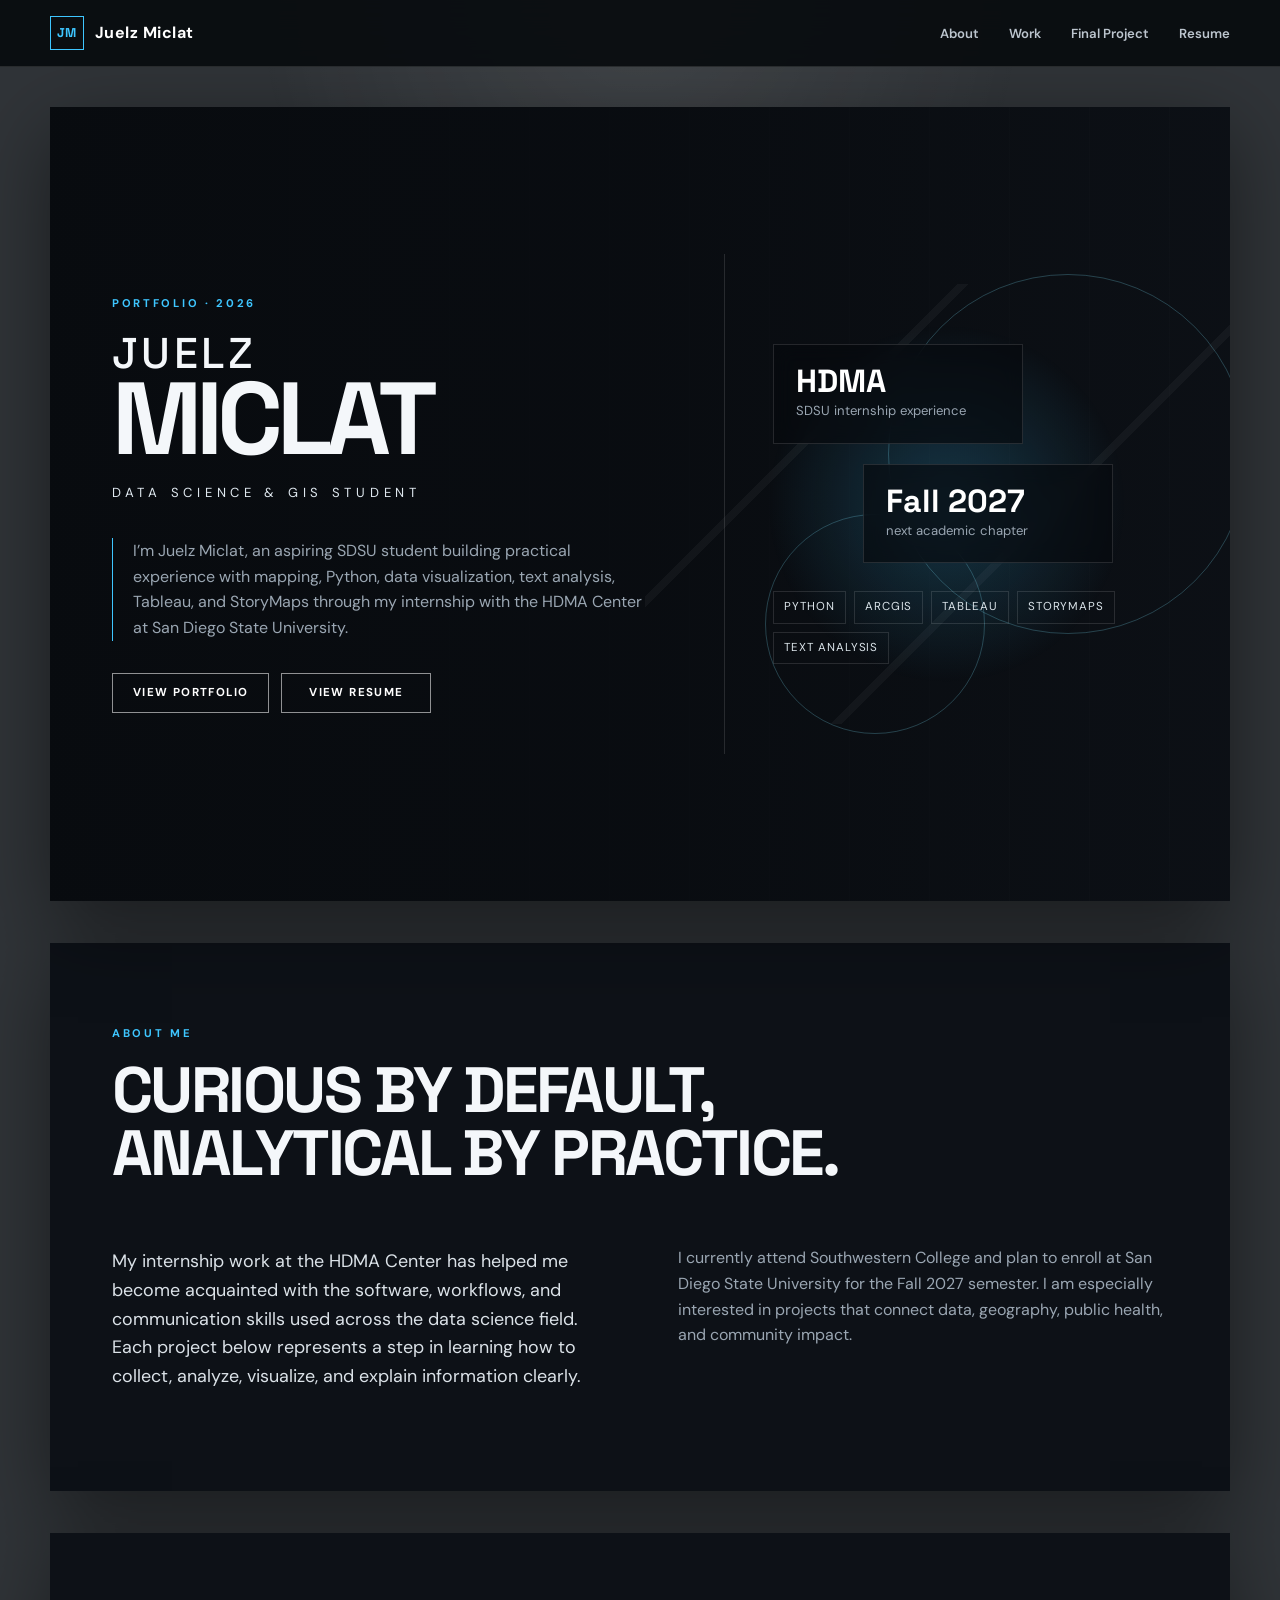
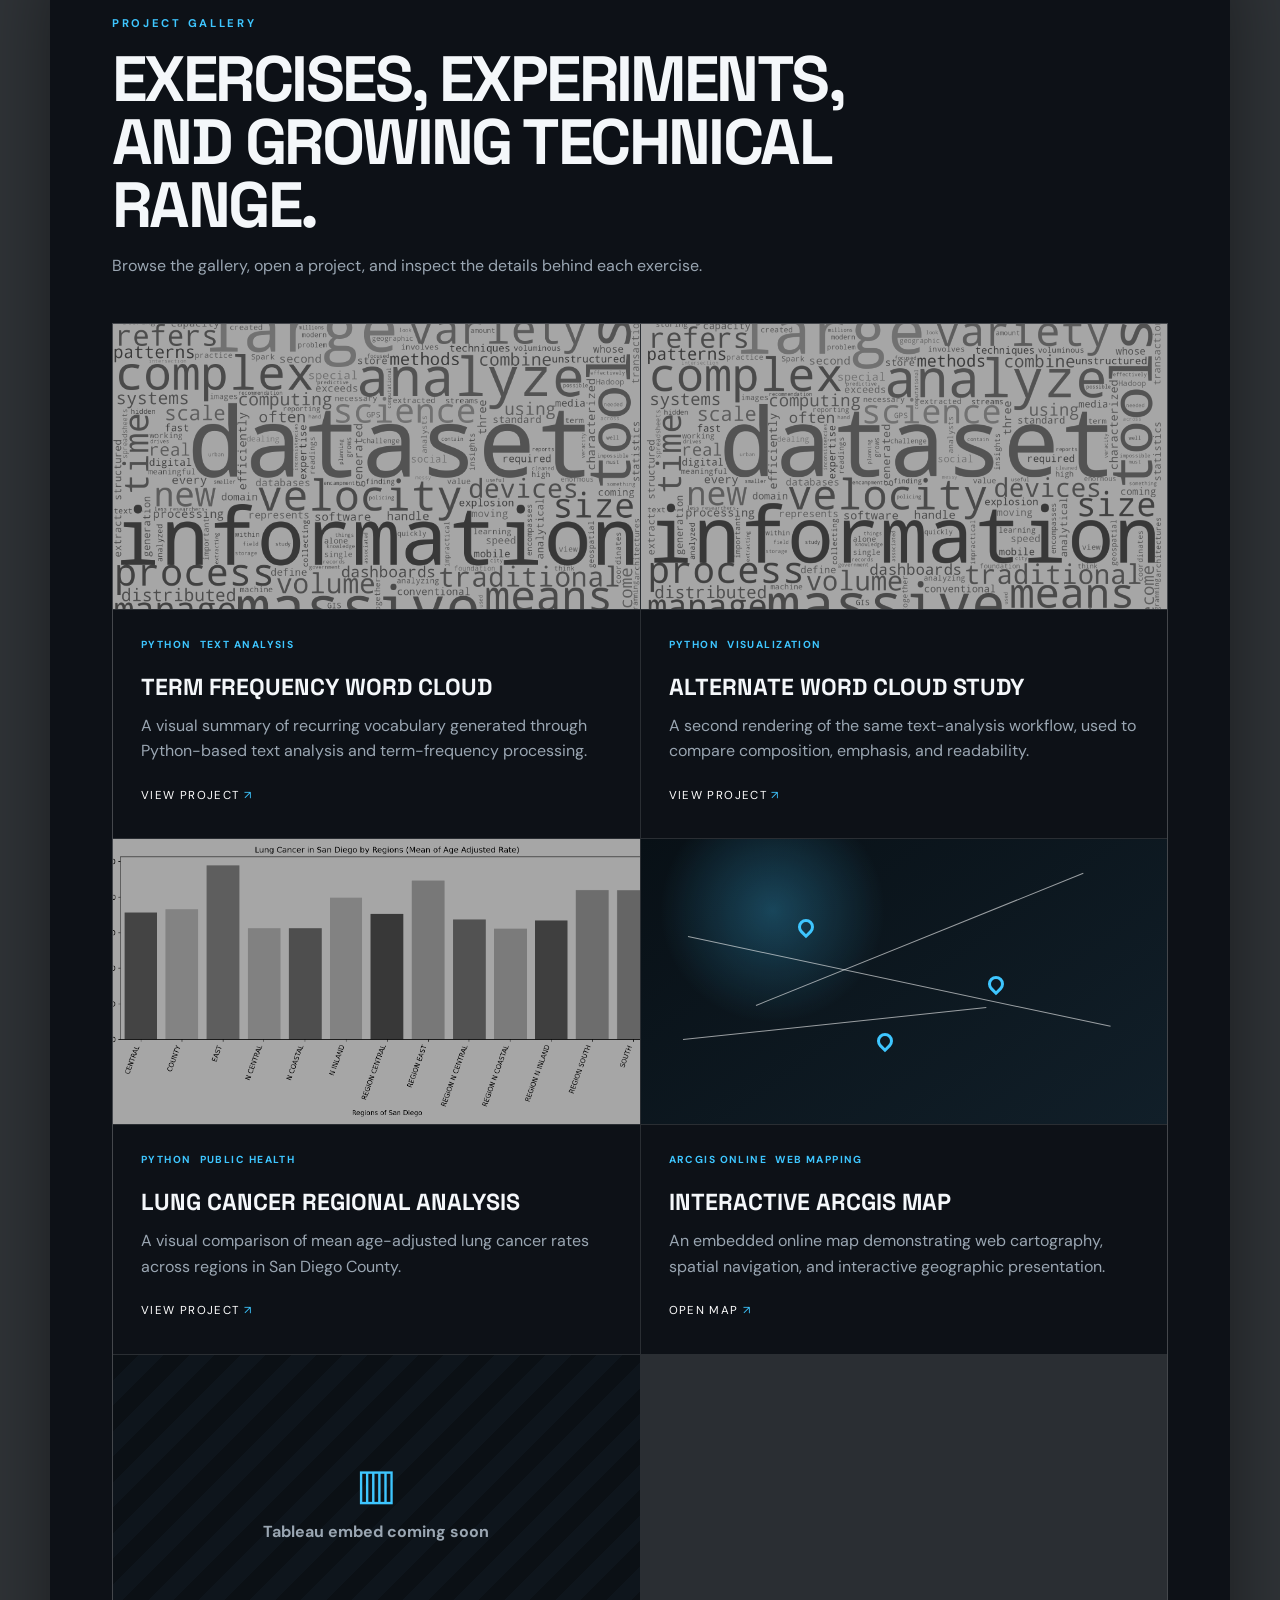
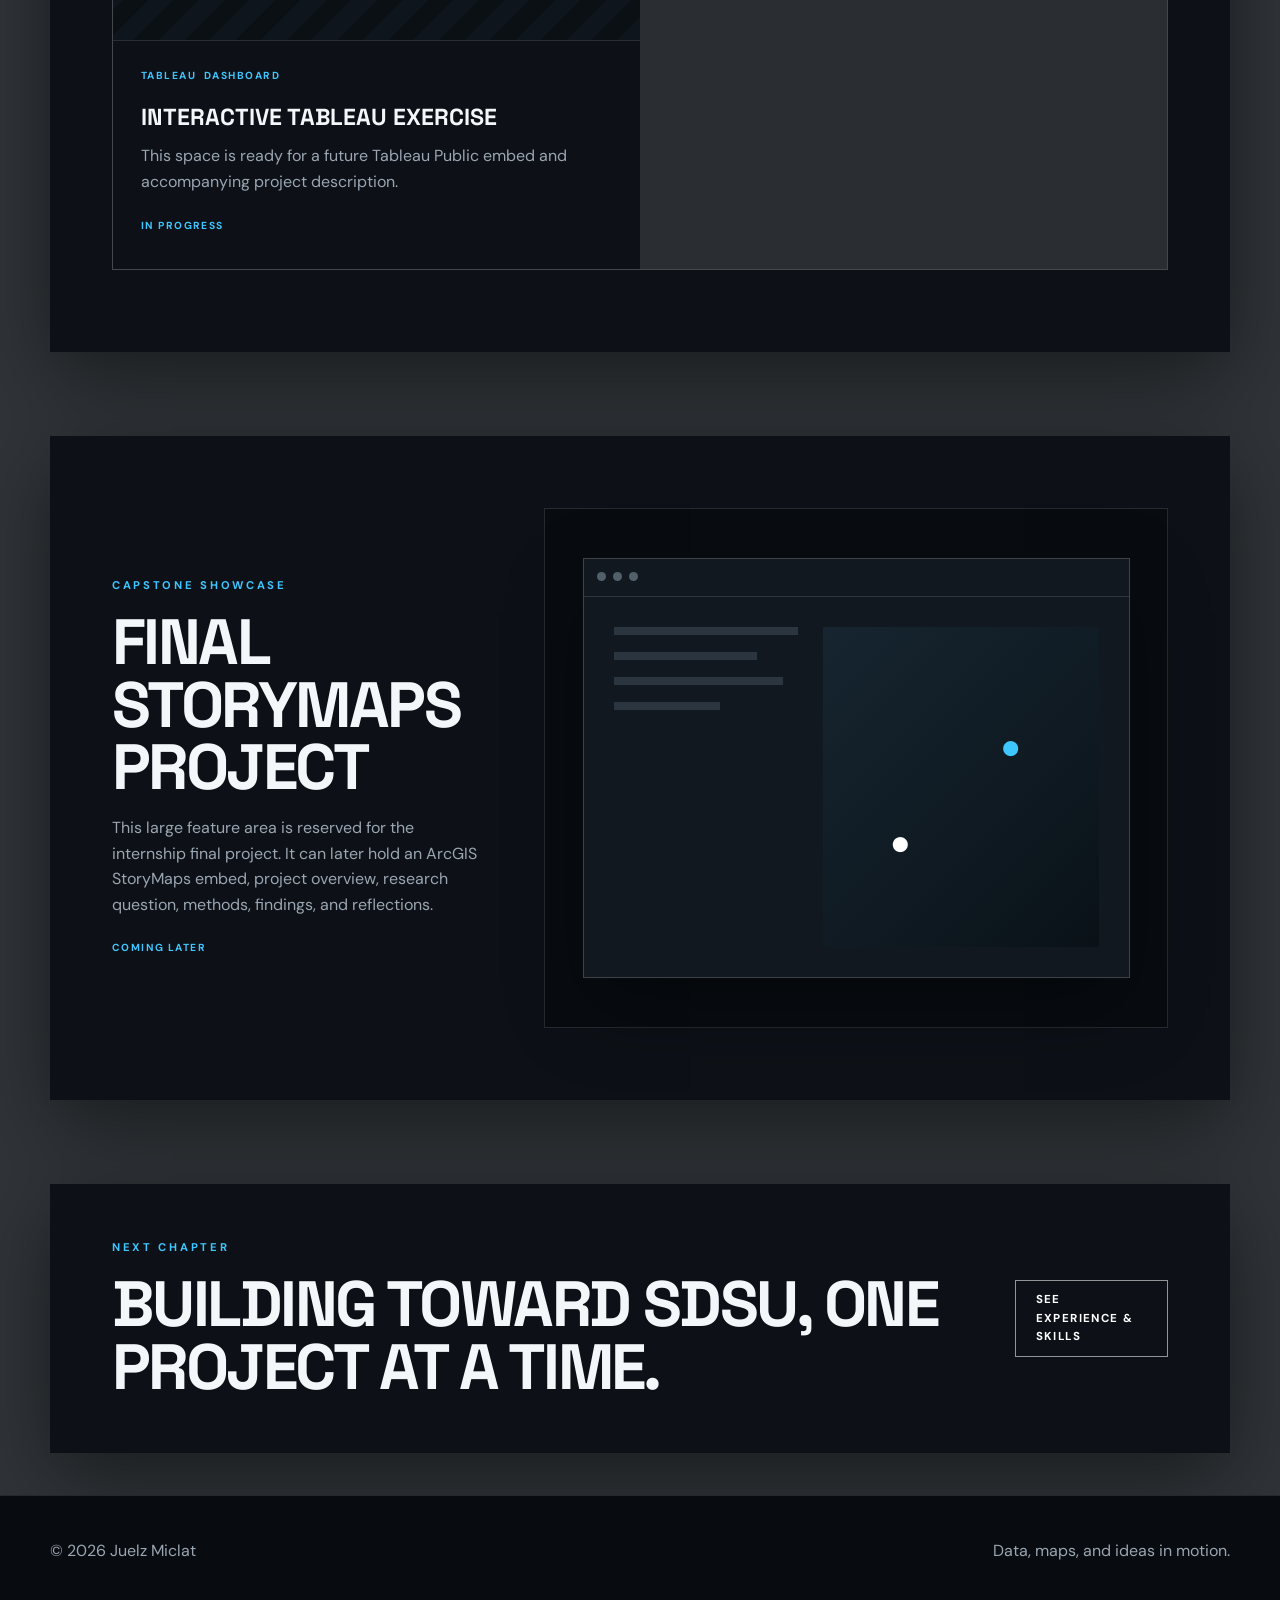
<file: index.html>
<!doctype html>
<html lang="en">
<head>
  <meta charset="utf-8">
  <meta name="viewport" content="width=device-width, initial-scale=1">
  <meta name="description" content="Juelz Miclat's data science and geospatial portfolio, featuring work completed with the HDMA Center at SDSU.">
  <title>Juelz Miclat | Data & Geospatial Portfolio</title>
  <link rel="preconnect" href="https://fonts.googleapis.com">
  <link rel="preconnect" href="https://fonts.gstatic.com" crossorigin>
  <link href="https://fonts.googleapis.com/css2?family=DM+Sans:wght@400;500;600;700&family=Space+Grotesk:wght@500;600;700&display=swap" rel="stylesheet">
  <link rel="stylesheet" href="styles.css">
  <script type="module" src="https://js.arcgis.com/5.1/embeddable-components/"></script>
</head>
<body>
  <a class="skip-link" href="#main">Skip to content</a>
  <header class="site-header">
    <nav class="nav shell" aria-label="Primary navigation">
      <a class="brand" href="index.html" aria-label="Juelz Miclat home">
        <span class="brand-mark">JM</span>
        <span>Juelz Miclat</span>
      </a>
      <button class="menu-toggle" aria-expanded="false" aria-controls="nav-links">Menu</button>
      <div class="nav-links" id="nav-links">
        <a href="#about">About</a>
        <a href="#work">Work</a>
        <a href="#final-project">Final Project</a>
        <a href="resume.html">Resume</a>
      </div>
    </nav>
  </header>

  <main id="main">
    <section class="hero shell">
      <div class="hero-copy reveal">
        <p class="eyebrow">Portfolio · 2026</p>
        <h1><span>Juelz</span> Miclat</h1>
        <p class="hero-role">Data Science &amp; GIS Student</p>
        <p class="hero-text">I’m Juelz Miclat, an aspiring SDSU student building practical experience with mapping, Python, data visualization, text analysis, Tableau, and StoryMaps through my internship with the HDMA Center at San Diego State University.</p>
        <div class="hero-actions">
          <a class="button primary" href="#work">View portfolio</a>
          <a class="button secondary" href="resume.html">View resume</a>
        </div>
      </div>
      <aside class="hero-panel reveal" aria-label="Portfolio highlights">
        <span class="orbit orbit-one"></span>
        <span class="orbit orbit-two"></span>
        <div class="stat-card">
          <strong>HDMA</strong>
          <span>SDSU internship experience</span>
        </div>
        <div class="stat-card offset">
          <strong>Fall 2027</strong>
          <span>next academic chapter</span>
        </div>
        <div class="tool-cloud" aria-label="Tools and topics">
          <span>Python</span><span>ArcGIS</span><span>Tableau</span><span>StoryMaps</span><span>Text Analysis</span>
        </div>
      </aside>
    </section>

    <section class="about section shell" id="about">
      <div class="section-heading reveal">
        <p class="eyebrow">About me</p>
        <h2>Curious by default, analytical by practice.</h2>
      </div>
      <div class="about-grid reveal">
        <p>My internship work at the HDMA Center has helped me become acquainted with the software, workflows, and communication skills used across the data science field. Each project below represents a step in learning how to collect, analyze, visualize, and explain information clearly.</p>
        <p>I currently attend Southwestern College and plan to enroll at San Diego State University for the Fall 2027 semester. I am especially interested in projects that connect data, geography, public health, and community impact.</p>
      </div>
    </section>

    <section class="section work-section" id="work">
      <div class="shell">
        <div class="section-heading reveal">
          <p class="eyebrow">Project gallery</p>
          <h2>Exercises, experiments, and growing technical range.</h2>
          <p>Browse the gallery, open a project, and inspect the details behind each exercise.</p>
        </div>

        <div class="project-grid">
          <article class="project-card reveal">
            <button class="project-preview image-preview" data-modal="wordcloud-one" aria-label="Open Text Analysis Word Cloud project">
              <img src="assets/images/wordcloud.png" alt="Colorful word cloud featuring terms such as dataset, information, analyze, large, and variety">
            </button>
            <div class="project-body">
              <div class="project-meta"><span>Python</span><span>Text analysis</span></div>
              <h3>Term Frequency Word Cloud</h3>
              <p>A visual summary of recurring vocabulary generated through Python-based text analysis and term-frequency processing.</p>
              <button class="text-link" data-modal="wordcloud-one">View project <span>↗</span></button>
            </div>
          </article>

          <article class="project-card reveal">
            <button class="project-preview image-preview" data-modal="wordcloud-two" aria-label="Open Alternate Word Cloud project">
              <img src="assets/images/wordcloud-v2.png" alt="Second colorful word cloud with data science terms arranged at different scales">
            </button>
            <div class="project-body">
              <div class="project-meta"><span>Python</span><span>Visualization</span></div>
              <h3>Alternate Word Cloud Study</h3>
              <p>A second rendering of the same text-analysis workflow, used to compare composition, emphasis, and readability.</p>
              <button class="text-link" data-modal="wordcloud-two">View project <span>↗</span></button>
            </div>
          </article>

          <article class="project-card reveal">
            <button class="project-preview image-preview" data-modal="lung-cancer" aria-label="Open Lung Cancer Analysis project">
              <img src="assets/images/lung-cancer-analysis.png" alt="Bar chart comparing mean age-adjusted lung cancer rates across San Diego regions">
            </button>
            <div class="project-body">
              <div class="project-meta"><span>Python</span><span>Public health</span></div>
              <h3>Lung Cancer Regional Analysis</h3>
              <p>A visual comparison of mean age-adjusted lung cancer rates across regions in San Diego County.</p>
              <button class="text-link" data-modal="lung-cancer">View project <span>↗</span></button>
            </div>
          </article>

          <article class="project-card reveal">
            <button class="project-preview map-preview" data-modal="arcgis-map" aria-label="Open ArcGIS Online Map project">
              <div class="map-art" aria-hidden="true">
                <span class="map-line line-one"></span><span class="map-line line-two"></span><span class="map-line line-three"></span>
                <span class="map-pin pin-one"></span><span class="map-pin pin-two"></span><span class="map-pin pin-three"></span>
              </div>
            </button>
            <div class="project-body">
              <div class="project-meta"><span>ArcGIS Online</span><span>Web mapping</span></div>
              <h3>Interactive ArcGIS Map</h3>
              <p>An embedded online map demonstrating web cartography, spatial navigation, and interactive geographic presentation.</p>
              <button class="text-link" data-modal="arcgis-map">Open map <span>↗</span></button>
            </div>
          </article>

          <article class="project-card placeholder-card reveal">
            <div class="project-preview placeholder-preview">
              <div><span class="placeholder-icon">▥</span><strong>Tableau embed coming soon</strong></div>
            </div>
            <div class="project-body">
              <div class="project-meta"><span>Tableau</span><span>Dashboard</span></div>
              <h3>Interactive Tableau Exercise</h3>
              <p>This space is ready for a future Tableau Public embed and accompanying project description.</p>
              <span class="status-label">In progress</span>
            </div>
          </article>
        </div>
      </div>
    </section>

    <section class="section shell final-project" id="final-project">
      <div class="final-project-inner reveal">
        <div class="final-copy">
          <p class="eyebrow">Capstone showcase</p>
          <h2>Final StoryMaps Project</h2>
          <p>This large feature area is reserved for the internship final project. It can later hold an ArcGIS StoryMaps embed, project overview, research question, methods, findings, and reflections.</p>
          <span class="status-label light">Coming later</span>
        </div>
        <div class="story-placeholder" aria-label="Placeholder for final ArcGIS StoryMaps project">
          <div class="story-window">
            <div class="story-toolbar"><i></i><i></i><i></i></div>
            <div class="story-layout">
              <div class="story-text-lines"><span></span><span></span><span></span><span></span></div>
              <div class="story-map-shape"></div>
            </div>
          </div>
        </div>
      </div>
    </section>

    <section class="cta shell reveal">
      <div>
        <p class="eyebrow">Next chapter</p>
        <h2>Building toward SDSU, one project at a time.</h2>
      </div>
      <a class="button primary" href="resume.html">See experience & skills</a>
    </section>
  </main>

  <footer class="site-footer">
    <div class="shell footer-inner">
      <p>© <span id="year"></span> Juelz Miclat</p>
      <p>Data, maps, and ideas in motion.</p>
    </div>
  </footer>

  <dialog class="project-modal" id="wordcloud-one">
    <button class="modal-close" aria-label="Close dialog">×</button>
    <div class="modal-grid">
      <img src="assets/images/wordcloud.png" alt="Colorful term-frequency word cloud">
      <div><p class="eyebrow">Python · Text analysis</p><h2>Term Frequency Word Cloud</h2><p>This exercise uses text analysis and term frequencies in Python to surface the most prominent language in a source text. Larger words represent terms with greater frequency.</p></div>
    </div>
  </dialog>

  <dialog class="project-modal" id="wordcloud-two">
    <button class="modal-close" aria-label="Close dialog">×</button>
    <div class="modal-grid">
      <img src="assets/images/wordcloud-v2.png" alt="Alternate colorful term-frequency word cloud">
      <div><p class="eyebrow">Python · Visualization</p><h2>Alternate Word Cloud Study</h2><p>This companion visualization provides a second composition for reviewing prominent terms and evaluating how layout choices affect visual interpretation.</p></div>
    </div>
  </dialog>

  <dialog class="project-modal" id="lung-cancer">
    <button class="modal-close" aria-label="Close dialog">×</button>
    <div class="modal-grid">
      <img src="assets/images/lung-cancer-analysis.png" alt="Bar chart of lung cancer rates by San Diego region">
      <div><p class="eyebrow">Python · Data visualization</p><h2>Lung Cancer Regional Analysis</h2><p>This chart compares the mean age-adjusted lung cancer rate across San Diego County regions, translating a health dataset into a clear regional comparison.</p></div>
    </div>
  </dialog>

  <dialog class="project-modal map-modal" id="arcgis-map">
    <button class="modal-close" aria-label="Close dialog">×</button>
    <div class="modal-heading"><p class="eyebrow">ArcGIS Online · Interactive map</p><h2>Web Mapping Exercise</h2><p>Use the map controls to pan, zoom, and explore the published ArcGIS Online item.</p></div>
    <arcgis-embedded-map style="height:600px;width:100%;" item-id="eba0daab48e84eb1bcae110f6fc067c6" theme="light" time-zone-label-enabled center="-117.16740772145559,32.702849624814036" scale="144447.638572" portal-url="https://sdsugeo.maps.arcgis.com"></arcgis-embedded-map>
  </dialog>

  <script src="script.js"></script>
</body>
</html>
</file>
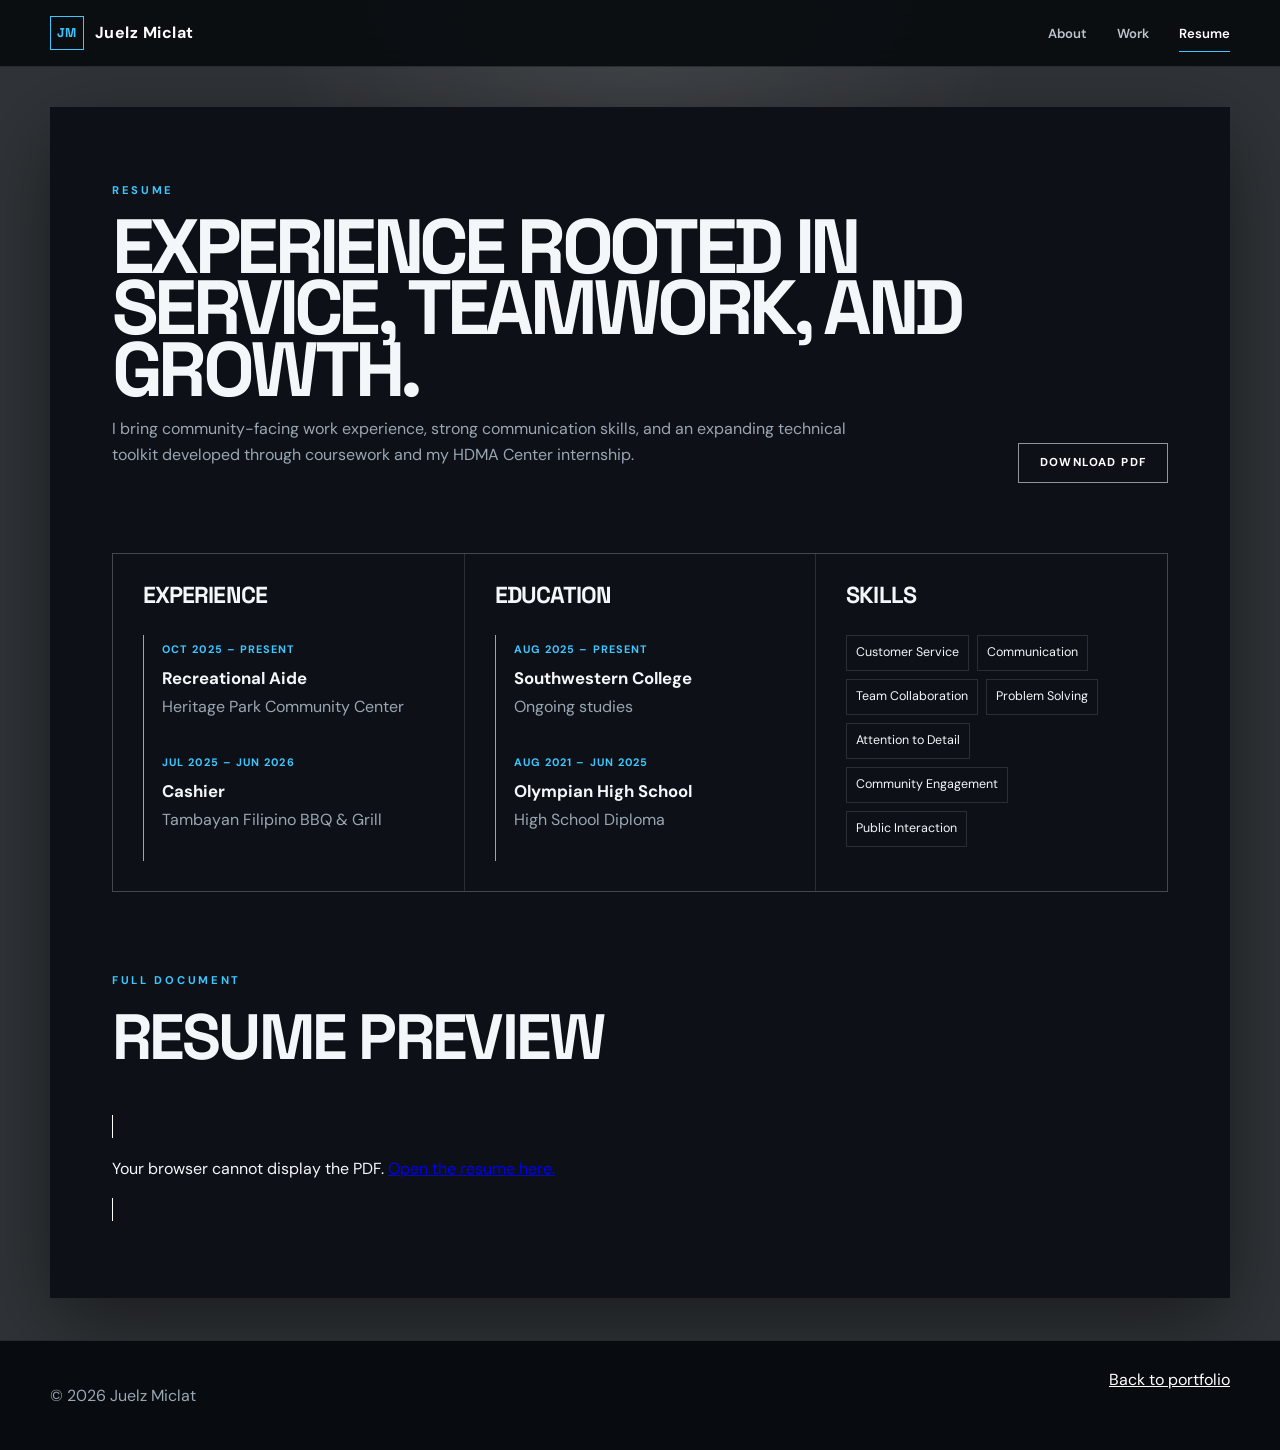
<file: resume.html>
<!doctype html>
<html lang="en">
<head>
  <meta charset="utf-8">
  <meta name="viewport" content="width=device-width, initial-scale=1">
  <meta name="description" content="Resume and experience for Juelz Miclat.">
  <title>Resume | Juelz Miclat</title>
  <link rel="preconnect" href="https://fonts.googleapis.com">
  <link rel="preconnect" href="https://fonts.gstatic.com" crossorigin>
  <link href="https://fonts.googleapis.com/css2?family=DM+Sans:wght@400;500;600;700&family=Space+Grotesk:wght@500;600;700&display=swap" rel="stylesheet">
  <link rel="stylesheet" href="styles.css">
</head>
<body>
  <header class="site-header">
    <nav class="nav shell" aria-label="Primary navigation">
      <a class="brand" href="index.html"><span class="brand-mark">JM</span><span>Juelz Miclat</span></a>
      <div class="nav-links static-links"><a href="index.html#about">About</a><a href="index.html#work">Work</a><a class="active" href="resume.html">Resume</a></div>
    </nav>
  </header>
  <main id="main" class="resume-main shell">
    <section class="resume-intro reveal">
      <div><p class="eyebrow">Resume</p><h1>Experience rooted in service, teamwork, and growth.</h1><p>I bring community-facing work experience, strong communication skills, and an expanding technical toolkit developed through coursework and my HDMA Center internship.</p></div>
      <a class="button primary" href="assets/docs/juelz-miclat-resume.pdf" download>Download PDF</a>
    </section>

    <section class="resume-summary reveal">
      <div class="resume-column">
        <h2>Experience</h2>
        <article class="timeline-item"><span>Oct 2025 – Present</span><h3>Recreational Aide</h3><p>Heritage Park Community Center</p></article>
        <article class="timeline-item"><span>Jul 2025 – Jun 2026</span><h3>Cashier</h3><p>Tambayan Filipino BBQ & Grill</p></article>
      </div>
      <div class="resume-column">
        <h2>Education</h2>
        <article class="timeline-item"><span>Aug 2025 – Present</span><h3>Southwestern College</h3><p>Ongoing studies</p></article>
        <article class="timeline-item"><span>Aug 2021 – Jun 2025</span><h3>Olympian High School</h3><p>High School Diploma</p></article>
      </div>
      <div class="resume-column">
        <h2>Skills</h2>
        <div class="skill-list"><span>Customer Service</span><span>Communication</span><span>Team Collaboration</span><span>Problem Solving</span><span>Attention to Detail</span><span>Community Engagement</span><span>Public Interaction</span></div>
      </div>
    </section>

    <section class="pdf-section reveal">
      <div class="section-heading"><p class="eyebrow">Full document</p><h2>Resume preview</h2></div>
      <object class="pdf-viewer" data="assets/docs/juelz-miclat-resume.pdf" type="application/pdf">
        <p>Your browser cannot display the PDF. <a href="assets/docs/juelz-miclat-resume.pdf">Open the resume here.</a></p>
      </object>
    </section>
  </main>
  <footer class="site-footer"><div class="shell footer-inner"><p>© <span id="year"></span> Juelz Miclat</p><a href="index.html">Back to portfolio</a></div></footer>
  <script src="script.js"></script>
</body>
</html>
</file>
<file: styles.css>
:root{--bg:#080b0f;--panel:#0d1117;--panel-2:#121821;--ink:#f4f7fa;--muted:#9aa6b2;--line:rgba(255,255,255,.12);--accent:#3ec6ff;--accent-2:#7ce7ff;--shadow:0 25px 80px rgba(0,0,0,.46);--radius:4px}*{box-sizing:border-box}html{scroll-behavior:smooth}body{margin:0;background:#303438;color:var(--ink);font-family:"DM Sans",sans-serif;line-height:1.6}body:before{content:"";position:fixed;inset:0;pointer-events:none;background:radial-gradient(circle at 50% 0,rgba(255,255,255,.09),transparent 35%);z-index:-1}img{max-width:100%;display:block}button,a{font:inherit}.shell{width:min(1180px,calc(100% - 52px));margin-inline:auto}.skip-link{position:fixed;left:12px;top:-80px;background:#fff;color:#000;padding:10px;z-index:100}.skip-link:focus{top:12px}.site-header{position:sticky;top:0;z-index:30;background:rgba(8,11,15,.92);backdrop-filter:blur(18px);border-bottom:1px solid var(--line)}.nav{height:66px;display:flex;align-items:center;justify-content:space-between}.brand{display:flex;align-items:center;gap:11px;color:#fff;text-decoration:none;font-weight:700;letter-spacing:.03em}.brand-mark{display:grid;place-items:center;width:34px;height:34px;border:1px solid var(--accent);color:var(--accent);font-family:"Space Grotesk";font-size:.8rem}.nav-links{display:flex;align-items:center;gap:30px}.nav-links a{position:relative;color:#bcc5ce;text-decoration:none;font-size:.82rem;font-weight:600}.nav-links a:hover,.nav-links a.active{color:#fff}.nav-links a:hover:after,.nav-links a.active:after{content:"";position:absolute;left:0;right:0;bottom:-8px;height:1px;background:var(--accent)}.menu-toggle{display:none;color:#fff;border:1px solid var(--line);background:transparent;padding:7px 12px}.hero,.about,.work-section .shell,.final-project-inner,.cta,.resume-main{background:var(--panel);box-shadow:var(--shadow)}.hero{min-height:calc(100vh - 106px);display:grid;grid-template-columns:1.1fr .9fr;gap:70px;align-items:center;margin-top:40px;padding:82px 62px;position:relative;overflow:hidden}.hero:before{content:"";position:absolute;inset:0;background:linear-gradient(90deg,rgba(8,11,15,.98) 0%,rgba(8,11,15,.8) 50%,rgba(8,11,15,.2) 100%),repeating-linear-gradient(90deg,transparent 0 79px,rgba(255,255,255,.025) 80px);pointer-events:none}.hero-copy,.hero-panel{position:relative;z-index:1}.eyebrow{text-transform:uppercase;letter-spacing:.24em;font-size:.7rem;font-weight:700;color:var(--accent);margin:0 0 16px}.hero h1,.resume-intro h1{font-family:"Space Grotesk";font-size:clamp(4rem,8vw,7.7rem);line-height:.8;letter-spacing:-.06em;text-transform:uppercase;margin:0}.hero h1 span{display:block;font-size:.42em;line-height:1.15;letter-spacing:.08em;font-weight:500}.hero-role{text-transform:uppercase;letter-spacing:.36em;font-size:.82rem;color:#dfe8ef;margin:22px 0 0}.hero-text{max-width:650px;color:var(--muted);font-size:1rem;margin:35px 0 0;border-left:1px solid var(--accent);padding-left:20px}.hero-actions{display:flex;gap:12px;flex-wrap:wrap;margin-top:32px}.button{display:inline-flex;align-items:center;justify-content:center;min-width:150px;padding:10px 20px;border:1px solid rgba(255,255,255,.55);color:#fff;text-decoration:none;text-transform:uppercase;letter-spacing:.12em;font-size:.72rem;font-weight:700;transition:.25s}.button.primary{background:transparent}.button.primary:hover,.button.secondary:hover{background:var(--accent);border-color:var(--accent);color:#061018}.button.secondary{background:transparent}.hero-panel{min-height:500px;border-left:1px solid var(--line);padding:45px 0 45px 48px;display:flex;flex-direction:column;justify-content:center}.hero-panel:before{content:"";position:absolute;inset:30px -80px;background:radial-gradient(circle at 50% 50%,rgba(62,198,255,.22),transparent 48%),linear-gradient(135deg,transparent 30%,rgba(255,255,255,.04) 30% 31%,transparent 31% 60%,rgba(255,255,255,.04) 60% 61%,transparent 61%);filter:blur(.1px)}.orbit{position:absolute;border:1px solid rgba(124,231,255,.24);border-radius:50%}.orbit-one{width:360px;height:360px;right:-80px;top:20px}.orbit-two{width:220px;height:220px;left:40px;bottom:20px}.stat-card{position:relative;width:250px;padding:20px 22px;border:1px solid var(--line);background:rgba(6,10,14,.68);backdrop-filter:blur(10px)}.stat-card strong{display:block;font-family:"Space Grotesk";font-size:2rem;line-height:1;color:#fff}.stat-card span{color:var(--muted);font-size:.82rem}.stat-card.offset{margin:20px 0 0 90px}.tool-cloud{position:relative;display:flex;gap:8px;flex-wrap:wrap;margin-top:28px}.tool-cloud span{border:1px solid var(--line);padding:6px 10px;color:#dce5eb;font-size:.72rem;text-transform:uppercase;letter-spacing:.08em}.section{padding-block:42px}.about{padding:82px 62px;margin-top:42px}.section-heading{max-width:770px;margin-bottom:45px}.section-heading h2,.cta h2,.final-copy h2,.resume-summary h2,.pdf-section h2{font-family:"Space Grotesk";font-size:clamp(2.2rem,5vw,4.4rem);line-height:.98;letter-spacing:-.04em;text-transform:uppercase;margin:0}.section-heading p:last-child{color:var(--muted)}.about-grid{display:grid;grid-template-columns:1fr 1fr;gap:75px;color:var(--muted)}.about-grid p:first-child{color:#dbe2e8;font-size:1.12rem}.work-section{padding-block:42px}.work-section .shell{padding:82px 62px}.project-grid{display:grid;grid-template-columns:repeat(2,minmax(0,1fr));gap:1px;background:var(--line);border:1px solid var(--line)}.project-card{background:var(--panel);overflow:hidden;transition:.25s}.project-card:hover{background:var(--panel-2)}.project-preview{display:block;width:100%;height:285px;border:0;padding:0;cursor:pointer;overflow:hidden;background:#070a0d}.image-preview img{width:100%;height:100%;object-fit:cover;filter:grayscale(1) contrast(1.06) brightness(.65);transition:.45s}.project-card:hover .image-preview img{filter:grayscale(.15) brightness(.9);transform:scale(1.025)}.project-body{padding:27px 28px 32px;border-top:1px solid var(--line)}.project-meta{display:flex;gap:8px;flex-wrap:wrap}.project-meta span,.status-label{font-size:.64rem;text-transform:uppercase;letter-spacing:.14em;font-weight:700;color:var(--accent)}.project-body h3{font-family:"Space Grotesk";font-size:1.45rem;text-transform:uppercase;margin:15px 0 7px}.project-body p{color:var(--muted);margin:0 0 17px}.text-link{border:0;background:transparent;padding:0;color:#fff;font-size:.72rem;text-transform:uppercase;letter-spacing:.12em;cursor:pointer}.text-link span{color:var(--accent)}.map-preview{position:relative;background:#071018}.map-art{position:absolute;inset:0;background:radial-gradient(circle at 25% 25%,rgba(62,198,255,.28),transparent 25%),linear-gradient(145deg,#081016,#111f29)}.map-line{position:absolute;height:1px;background:rgba(255,255,255,.58);transform-origin:left}.line-one{width:82%;left:9%;top:34%;transform:rotate(12deg)}.line-two{width:67%;left:22%;top:58%;transform:rotate(-22deg)}.line-three{width:58%;left:8%;top:70%;transform:rotate(-6deg)}.map-pin{position:absolute;width:16px;height:16px;border:3px solid var(--accent);border-radius:50% 50% 50% 0;transform:rotate(-45deg)}.pin-one{left:30%;top:28%}.pin-two{left:66%;top:48%}.pin-three{left:45%;top:68%}.placeholder-preview{display:grid;place-items:center;background:repeating-linear-gradient(135deg,#0b1015,#0b1015 18px,#0e151c 18px,#0e151c 36px);color:var(--muted)}.placeholder-preview div{text-align:center}.placeholder-icon{display:block;color:var(--accent);font-size:2.7rem}.final-project{padding-block:42px}.final-project-inner{padding:72px 62px;display:grid;grid-template-columns:.75fr 1.25fr;gap:58px;align-items:center}.final-copy p:not(.eyebrow){color:var(--muted)}.story-placeholder{min-height:520px;display:grid;place-items:center;border:1px solid var(--line);background:#080c11}.story-window{width:88%;height:420px;background:#111820;border:1px solid rgba(255,255,255,.18);box-shadow:0 30px 70px rgba(0,0,0,.4);overflow:hidden}.story-toolbar{height:38px;border-bottom:1px solid var(--line);display:flex;gap:7px;padding:13px}.story-toolbar i{width:9px;height:9px;border-radius:50%;background:#52606b}.story-layout{height:calc(100% - 38px);padding:30px;display:grid;grid-template-columns:.8fr 1.2fr;gap:25px}.story-text-lines span{display:block;height:8px;background:#2a3540;margin-bottom:17px}.story-text-lines span:nth-child(2){width:78%}.story-text-lines span:nth-child(3){width:92%}.story-text-lines span:nth-child(4){width:58%}.story-map-shape{background:radial-gradient(circle at 68% 38%,var(--accent) 0 7px,transparent 8px),radial-gradient(circle at 28% 68%,#fff 0 7px,transparent 8px),linear-gradient(135deg,#162530,#0a1218)}.cta{margin-top:42px;margin-bottom:42px;padding:55px 62px;display:flex;align-items:center;justify-content:space-between;gap:30px}.site-footer{background:#080b0f;border-top:1px solid var(--line);padding-block:26px;color:var(--muted)}.footer-inner{display:flex;justify-content:space-between;gap:20px}.footer-inner a{color:#fff}.project-modal{width:min(1100px,calc(100% - 30px));border:1px solid var(--line);background:#0d1117;color:#fff;padding:44px;box-shadow:0 30px 100px rgba(0,0,0,.7)}.project-modal::backdrop{background:rgba(0,0,0,.82);backdrop-filter:blur(6px)}.modal-close{position:absolute;right:16px;top:13px;border:1px solid var(--line);background:#0b0f14;color:#fff;width:38px;height:38px;font-size:1.5rem;cursor:pointer}.modal-grid{display:grid;grid-template-columns:1.35fr .65fr;gap:38px;align-items:center}.modal-grid img{border:1px solid var(--line)}.modal-grid h2,.modal-heading h2{font-family:"Space Grotesk";font-size:2.5rem;line-height:1.05;text-transform:uppercase;margin:0 0 15px}.modal-grid p,.modal-heading p{color:var(--muted)}.map-modal{padding-top:58px}.resume-main{margin-top:40px;margin-bottom:42px;padding:75px 62px}.resume-intro{display:flex;align-items:flex-end;justify-content:space-between;gap:40px;margin-bottom:70px}.resume-intro h1{font-size:clamp(3rem,6vw,5.7rem);max-width:850px}.resume-intro p:last-child{max-width:760px;color:var(--muted)}.resume-summary{display:grid;grid-template-columns:repeat(3,1fr);gap:1px;background:var(--line);border:1px solid var(--line)}.resume-column{background:var(--panel);padding:30px}.resume-column h2{font-size:1.45rem;margin-bottom:28px}.timeline-item{border-left:1px solid var(--accent);padding:0 0 27px 18px}.timeline-item span{font-size:.68rem;color:var(--accent);font-weight:700;text-transform:uppercase;letter-spacing:.1em}.timeline-item h3{margin:4px 0 0;font-size:1.05rem}.timeline-item p{margin:2px 0;color:var(--muted)}.skill-list{display:flex;flex-wrap:wrap;gap:8px}.skill-list span{padding:7px 9px;border:1px solid var(--line);font-size:.78rem}.pdf-section{padding-top:80px}.pdf-viewer{width:100%;height:900px;border:1px solid var(--line);background:#fff}.reveal{opacity:0;transform:translateY(18px);transition:opacity .7s ease,transform .7s ease}.reveal.visible{opacity:1;transform:none}
@media(max-width:850px){.menu-toggle{display:block}.nav-links:not(.static-links){display:none;position:absolute;top:66px;left:26px;right:26px;background:#0d1117;border:1px solid var(--line);padding:20px;flex-direction:column;align-items:flex-start}.nav-links.open{display:flex}.hero{grid-template-columns:1fr;min-height:auto;padding:62px 36px}.hero-panel{min-height:390px;border-left:0;border-top:1px solid var(--line);padding:40px 0 0}.about,.work-section .shell,.final-project-inner,.resume-main{padding:60px 36px}.about-grid,.project-grid,.final-project-inner,.resume-summary,.modal-grid{grid-template-columns:1fr}.project-grid{gap:1px}.final-project-inner{gap:35px}.resume-intro{align-items:flex-start;flex-direction:column}.project-preview{height:260px}.cta{align-items:flex-start;flex-direction:column}.pdf-viewer{height:650px}}
@media(max-width:560px){.shell{width:min(100% - 22px,1180px)}.nav{height:62px}.static-links a:not(.active){display:none}.hero{margin-top:18px;padding:48px 23px}.hero h1{font-size:3.6rem}.hero-role{letter-spacing:.18em}.hero-panel{min-height:330px}.stat-card.offset{margin-left:35px}.about,.work-section .shell,.final-project-inner,.resume-main{padding:48px 23px}.section{padding-block:18px}.project-preview{height:220px}.story-placeholder{min-height:340px}.story-window{height:300px;width:100%}.story-layout{grid-template-columns:1fr;padding:20px}.story-text-lines{display:none}.story-map-shape{min-height:220px}.project-modal{padding:52px 20px 24px}.footer-inner{flex-direction:column}.resume-main{margin-top:18px}.pdf-viewer{height:520px}}
</file>
